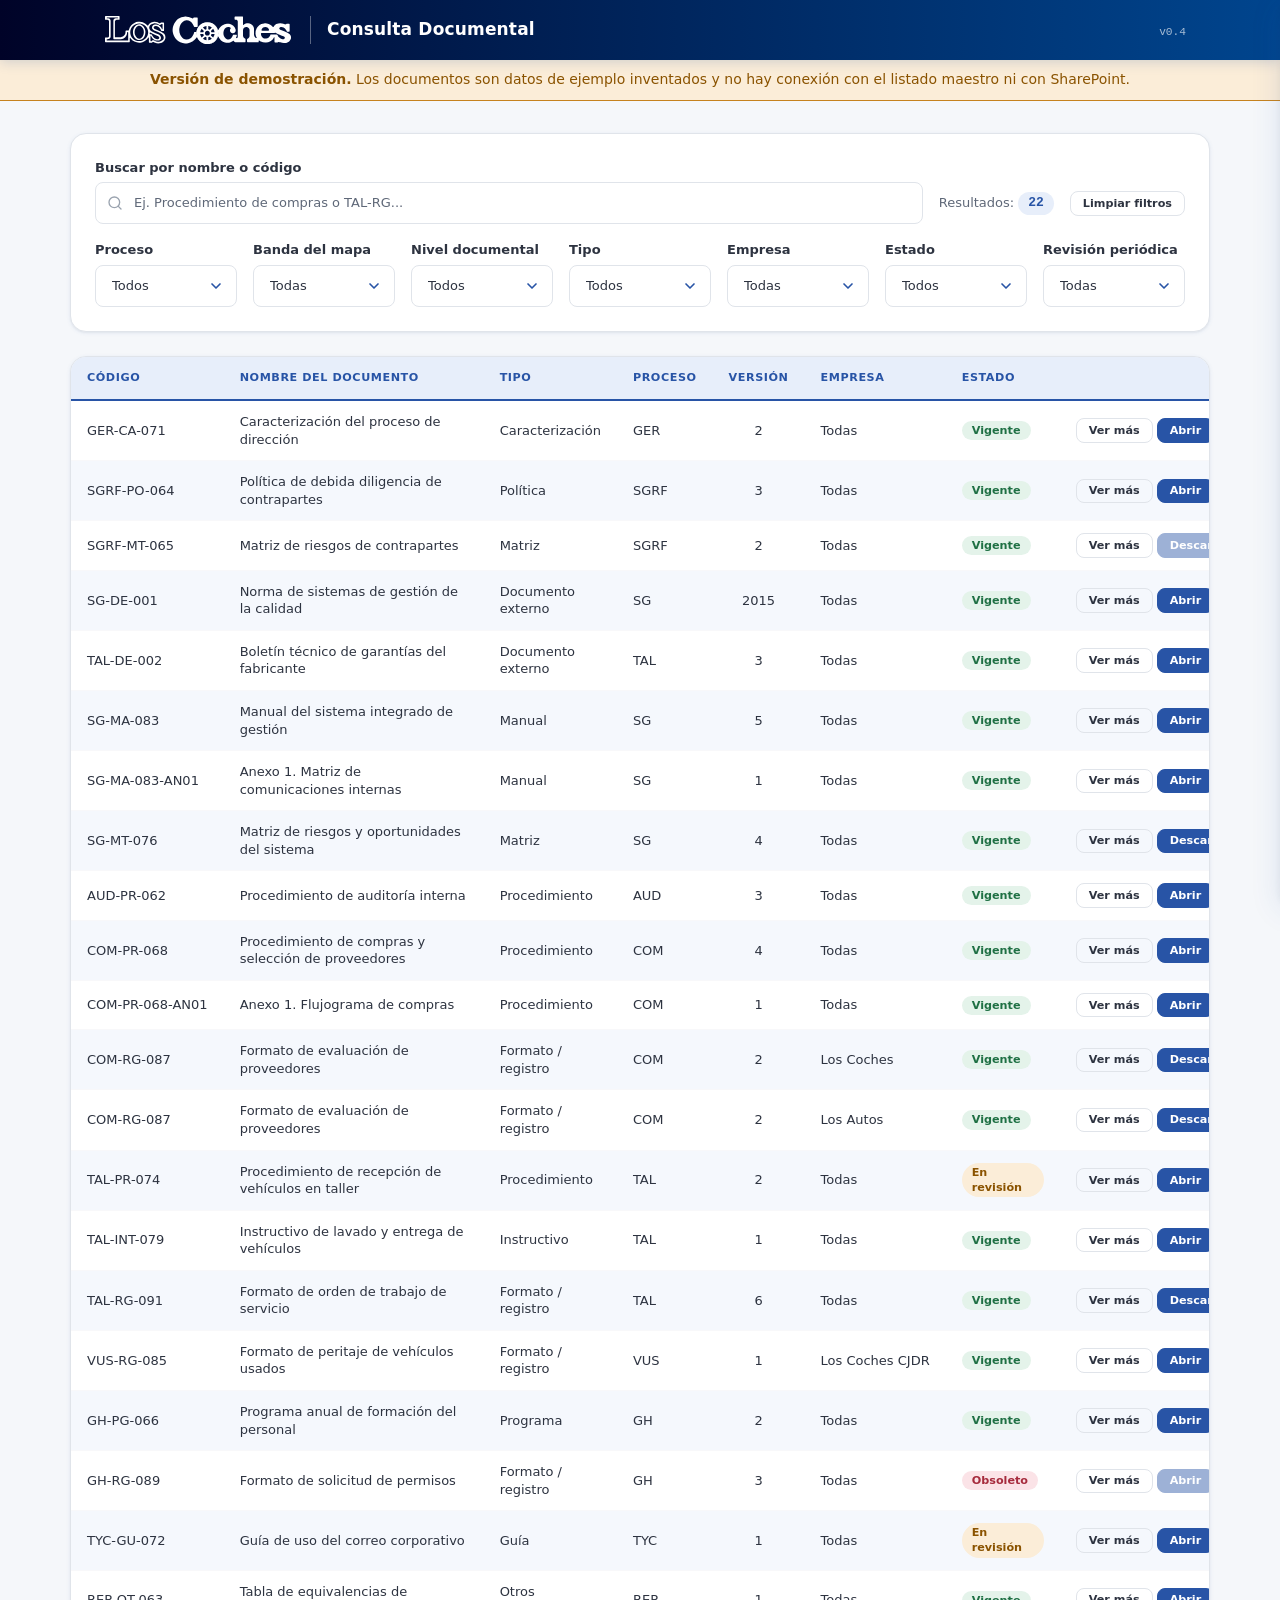
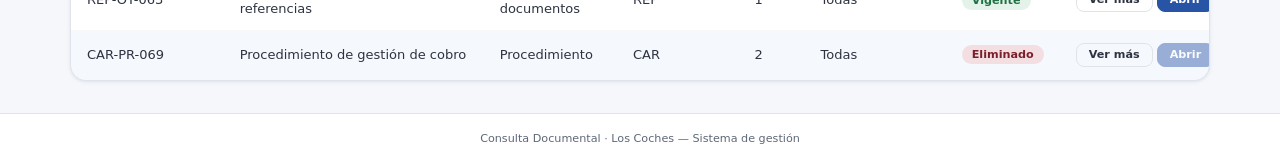
<file: index.html>
<!DOCTYPE html>
<html lang="es">
<head>
  <meta charset="UTF-8" />
  <meta name="viewport" content="width=device-width, initial-scale=1.0" />
  <meta name="description" content="Consulta Documental — Búsqueda de documentos por nombre, código y filtros del listado maestro" />
  <title>Consulta Documental</title>
  <link rel="icon" type="image/svg+xml" href="img/favicon.svg" />
  <link rel="stylesheet" href="styles.css" />
</head>
<body>

  <!-- ============================================================
       LOADER GLOBAL
  ============================================================ -->
  <div id="loader-global" class="loader-global" aria-hidden="true" role="status">
    <div class="loader-global__contenido">
      <div class="loader-global__spinner" aria-hidden="true"></div>
      <p id="loader-text" class="loader-global__texto">Cargando...</p>
    </div>
  </div>

  <!-- ============================================================
       ZONA DE TOASTS / NOTIFICACIONES
  ============================================================ -->
  <div
    id="contenedor-mensajes"
    class="contenedor-mensajes"
    aria-live="polite"
    aria-atomic="false"
    role="region"
    aria-label="Notificaciones del sistema"
  ></div>

  <!-- ============================================================
       ENCABEZADO
  ============================================================ -->
  <header class="encabezado" role="banner">
    <div class="encabezado__contenedor">
      <div class="encabezado__identidad">
        <!-- Versión en negativo sobre fondo oscuro (manual de marca, láminas 20-21).
             El SVG ya incluye el área de protección de ½x: nada se coloca dentro de su caja. -->
        <img
          class="encabezado__logo"
          src="img/loscoches_logo_horizontal_negativo.svg"
          alt="Los Coches"
          width="208"
          height="51"
        />
        <h1 class="encabezado__titulo-sistema">Consulta Documental</h1>
      </div>
      <div class="encabezado__meta">
        <span class="encabezado__version">v0.4</span>
      </div>
    </div>
  </header>

  <!-- ============================================================
       CONTENIDO PRINCIPAL
  ============================================================ -->
  <main class="contenido-principal" role="main">
    <div class="contenido-principal__contenedor">

      <!-- ==========================================================
           BARRA DE BÚSQUEDA Y FILTRO
      ========================================================== -->
      <section
        id="seccion-busqueda"
        class="seccion seccion--busqueda"
        role="region"
        aria-label="Búsqueda y filtro de documentos"
      >
        <div class="barra-busqueda">

          <div class="barra-busqueda__fila">
            <div class="campo campo--busqueda">
              <label for="input-busqueda" class="campo__label">Buscar por nombre o código</label>
              <div class="campo__input-wrapper">
                <svg class="campo__icono-busqueda" aria-hidden="true" viewBox="0 0 24 24" fill="none" stroke="currentColor" stroke-width="2" stroke-linecap="round" stroke-linejoin="round">
                  <circle cx="11" cy="11" r="8"></circle>
                  <line x1="21" y1="21" x2="16.65" y2="16.65"></line>
                </svg>
                <input
                  id="input-busqueda"
                  type="search"
                  class="campo__input campo__input--busqueda"
                  placeholder="Ej. Procedimiento de compras o TAL-RG..."
                  autocomplete="off"
                  aria-controls="tbody-documentos"
                />
              </div>
            </div>

            <div class="barra-busqueda__acciones">
              <div class="barra-busqueda__contador" aria-live="polite" aria-atomic="true">
                <span class="barra-busqueda__contador-etiqueta">Resultados:</span>
                <span id="contador-resultados" class="barra-busqueda__contador-valor" aria-label="Total de documentos encontrados">0</span>
              </div>
              <button id="btn-limpiar-filtros" class="btn btn--secundario btn--sm" type="button">
                Limpiar filtros
              </button>
            </div>
          </div>

          <!-- Filtros: las opciones se llenan desde catalog.js (main.js) -->
          <div class="filtros" role="group" aria-label="Filtros de documentos">
            <div class="campo">
              <label for="select-proceso" class="campo__label">Proceso</label>
              <select id="select-proceso" class="campo__input campo__input--select" data-param="proceso"></select>
            </div>
            <div class="campo">
              <label for="select-banda" class="campo__label">Banda del mapa</label>
              <select id="select-banda" class="campo__input campo__input--select" data-param="banda"></select>
            </div>
            <div class="campo">
              <label for="select-nivel" class="campo__label">Nivel documental</label>
              <select id="select-nivel" class="campo__input campo__input--select" data-param="nivel"></select>
            </div>
            <div class="campo">
              <label for="select-tipo" class="campo__label">Tipo</label>
              <select id="select-tipo" class="campo__input campo__input--select" data-param="tipo"></select>
            </div>
            <div class="campo">
              <label for="select-empresa" class="campo__label">Empresa</label>
              <select id="select-empresa" class="campo__input campo__input--select" data-param="empresa"></select>
            </div>
            <div class="campo">
              <label for="select-estado" class="campo__label">Estado</label>
              <select id="select-estado" class="campo__input campo__input--select" data-param="estado"></select>
            </div>
            <div class="campo">
              <label for="select-revision" class="campo__label">Revisión periódica</label>
              <select id="select-revision" class="campo__input campo__input--select" data-param="revision"></select>
            </div>
          </div>

        </div>
      </section>

      <!-- ==========================================================
           TABLA DE RESULTADOS
      ========================================================== -->
      <section id="seccion-tabla" class="seccion seccion--tabla" role="region" aria-labelledby="titulo-tabla">
        <h2 id="titulo-tabla" class="sr-only">Resultados de la búsqueda</h2>
        <p class="tabla__pista-scroll" aria-hidden="true">Desliza para ver más columnas →</p>

        <div class="tabla-wrapper" role="region" aria-label="Documentos encontrados" tabindex="0">
          <table id="tabla-documentos" class="tabla" aria-describedby="titulo-tabla">

            <thead class="tabla__cabecera">
              <tr>
                <th class="tabla__th tabla__th--codigo" scope="col">Código</th>
                <th class="tabla__th tabla__th--nombre" scope="col">Nombre del documento</th>
                <th class="tabla__th tabla__th--tipo" scope="col">Tipo</th>
                <th class="tabla__th tabla__th--proceso" scope="col">Proceso</th>
                <th class="tabla__th tabla__th--version" scope="col">Versión</th>
                <th class="tabla__th tabla__th--empresa" scope="col">Empresa</th>
                <th class="tabla__th tabla__th--estado" scope="col">Estado</th>
                <th class="tabla__th tabla__th--acciones" scope="col">
                  <span class="sr-only">Acciones</span>
                </th>
              </tr>
            </thead>

            <tbody id="tbody-documentos" class="tabla__cuerpo">

              <!-- Estado: cargando -->
              <tr id="fila-cargando" class="tabla__fila-estado tabla__fila-estado--oculta">
                <td colspan="8" class="tabla__celda-estado">
                  <div class="estado-tabla">
                    <div class="skeleton-loader" aria-label="Cargando documentos...">
                      <div class="skeleton-loader__linea"></div>
                      <div class="skeleton-loader__linea skeleton-loader__linea--corta"></div>
                      <div class="skeleton-loader__linea"></div>
                    </div>
                  </div>
                </td>
              </tr>

              <!-- Estado: sin datos (error de carga) -->
              <tr id="fila-sin-datos" class="tabla__fila-estado tabla__fila-estado--oculta">
                <td colspan="8" class="tabla__celda-estado">
                  <div class="estado-tabla">
                    <svg class="estado-tabla__icono" aria-hidden="true" viewBox="0 0 24 24" fill="none" stroke="currentColor" stroke-width="1.5">
                      <path stroke-linecap="round" stroke-linejoin="round" d="M9 12h6m-6 4h6m2 5H7a2 2 0 01-2-2V5a2 2 0 012-2h5.586a1 1 0 01.707.293l5.414 5.414a1 1 0 01.293.707V19a2 2 0 01-2 2z" />
                    </svg>
                    <p class="estado-tabla__mensaje">No se pudieron cargar los documentos. Intenta nuevamente más tarde.</p>
                  </div>
                </td>
              </tr>

              <!-- Estado: sin resultados de búsqueda/filtro -->
              <tr id="fila-sin-resultados" class="tabla__fila-estado tabla__fila-estado--oculta">
                <td colspan="8" class="tabla__celda-estado">
                  <div class="estado-tabla">
                    <svg class="estado-tabla__icono" aria-hidden="true" viewBox="0 0 24 24" fill="none" stroke="currentColor" stroke-width="1.5">
                      <path stroke-linecap="round" stroke-linejoin="round" d="M21 21l-6-6m2-5a7 7 0 11-14 0 7 7 0 0114 0z" />
                    </svg>
                    <p class="estado-tabla__mensaje">No se encontraron documentos con ese criterio de búsqueda.</p>
                  </div>
                </td>
              </tr>

            </tbody>
          </table>
        </div>
      </section>

    </div>
  </main>

  <!-- ============================================================
       PIE DE PÁGINA
  ============================================================ -->
  <footer class="pie-pagina" role="contentinfo">
    <div class="pie-pagina__contenedor">
      <p class="pie-pagina__texto">Consulta Documental · Los Coches — Sistema de gestión</p>
    </div>
  </footer>

  <!-- ============================================================
       PANEL DE DETALLE — OVERLAY + ASIDE DESLIZANTE
  ============================================================ -->
  <div id="detalle-overlay" class="detalle-overlay" aria-hidden="true"></div>

  <aside
    id="panel-detalle"
    class="panel-detalle"
    aria-hidden="true"
    aria-labelledby="panel-detalle-titulo"
    role="dialog"
    aria-modal="true"
  >
    <header class="panel-detalle__header">
      <div class="panel-detalle__encabezado-texto">
        <h2 id="panel-detalle-titulo" class="panel-detalle__titulo"></h2>
        <p id="panel-detalle-codigo" class="panel-detalle__codigo"></p>
      </div>
      <button id="btn-cerrar-panel" class="panel-detalle__btn-cerrar" type="button" aria-label="Cerrar panel de detalle">
        <span aria-hidden="true">&times;</span>
      </button>
    </header>

    <!-- Cuerpo del panel: secciones generadas por main.js (_renderDetailBody) -->
    <div id="panel-detalle-cuerpo" class="panel-detalle__cuerpo"></div>

    <footer class="panel-detalle__footer">
      <p id="panel-detalle-aviso" class="panel-detalle__aviso" hidden></p>
      <button id="btn-abrir-panel" class="btn btn--primario" type="button" data-action="open">
        Abrir
      </button>
    </footer>
  </aside>

  <!-- Orden obligatorio: configuración → catálogos → utilidades → datos demo → aplicación -->
  <script src="config.js"></script>
  <script src="catalog.js"></script>
  <script src="utils.js"></script>
  <script src="demo-data.js"></script>
  <script src="main.js"></script>

</body>
</html>
</file>
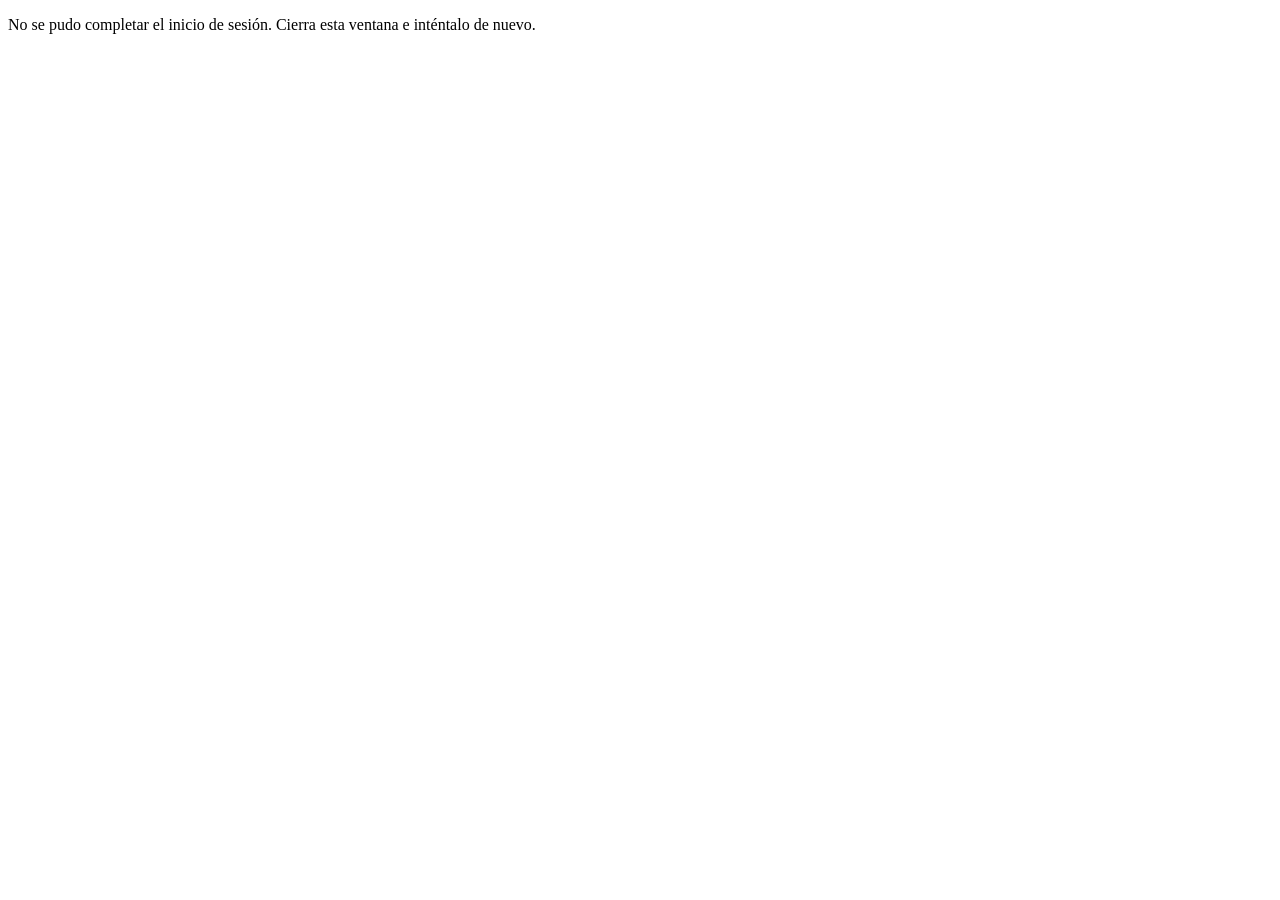
<file: auth-redirect.html>
<!DOCTYPE html>
<html lang="es">
<head>
  <meta charset="UTF-8" />
  <!-- Página puente de MSAL v5 (Fase 13): recibe la respuesta de Microsoft Entra ID en la ventana
       emergente y la devuelve a cargue.html. Debe servirse desde el mismo origen, sin encabezados COOP
       y sin caché (la URL trae el código de autorización): ver docs/03_TRD.md. -->
  <meta http-equiv="Cache-Control" content="no-store" />
  <meta name="robots" content="noindex" />
  <title>Iniciando sesión</title>
</head>
<body>
  <p>Procesando el inicio de sesión…</p>
  <script src="vendor/msal/msal-redirect-bridge-5.23.0.min.js"></script>
  <script>
    // Envía la respuesta a la ventana principal (BroadcastChannel) y cierra la emergente
    msalRedirectBridge.broadcastResponseToMainFrame().catch(function (error) {
      console.error('[Cargue · auth-redirect]', error);
      document.querySelector('p').textContent = 'No se pudo completar el inicio de sesión. Cierra esta ventana e inténtalo de nuevo.';
    });
  </script>
</body>
</html>
</file>
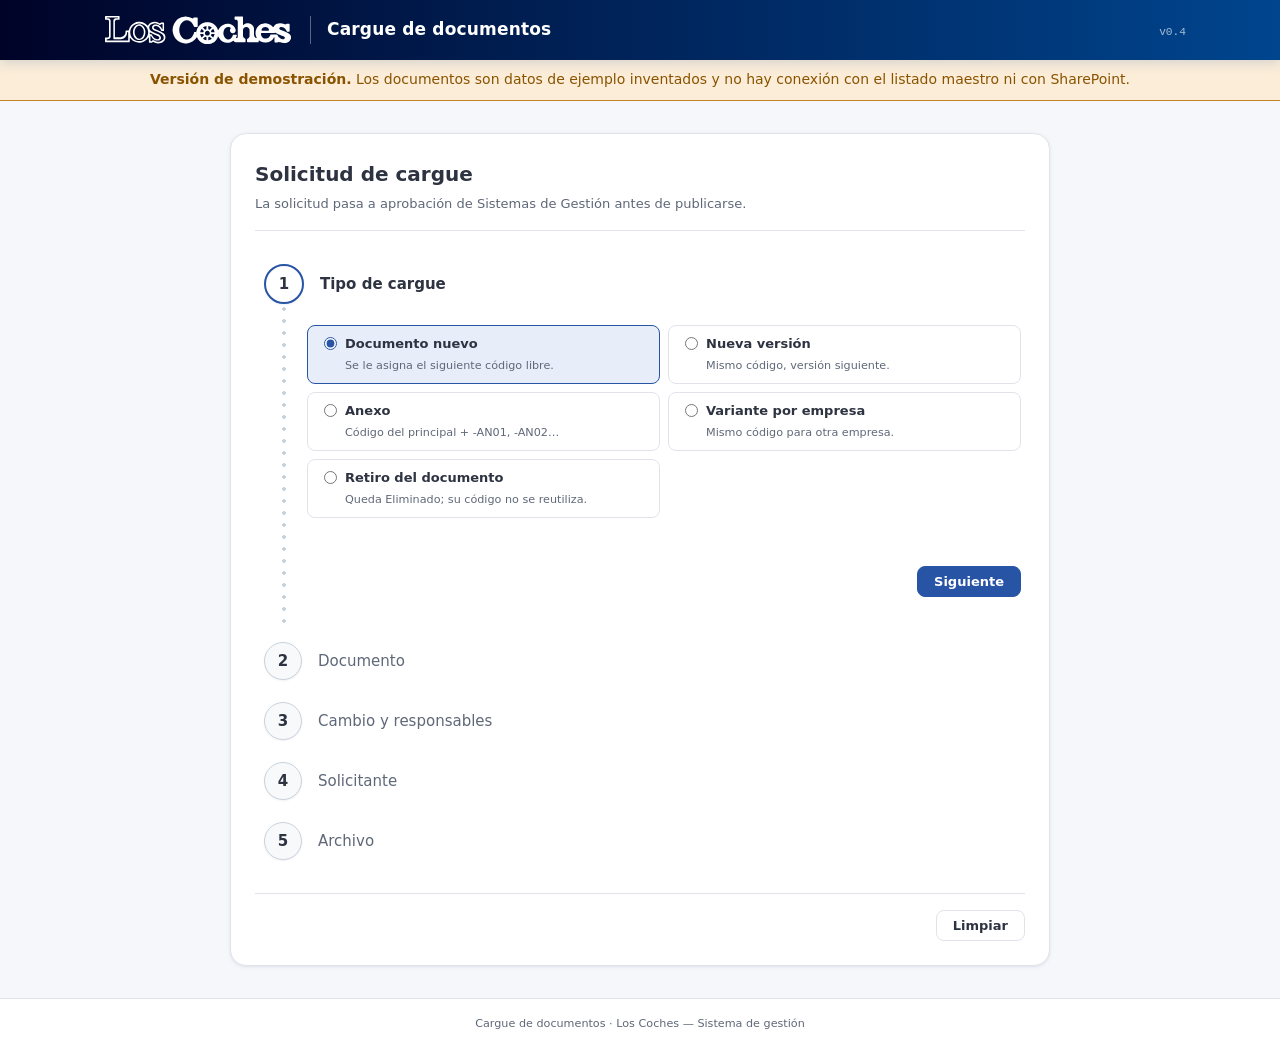
<file: cargue.html>
<!DOCTYPE html>
<html lang="es">
<head>
  <meta charset="UTF-8" />
  <meta name="viewport" content="width=device-width, initial-scale=1.0" />
  <meta name="description" content="Cargue de documentos — Solicitud de documento nuevo, nueva versión, anexo o variante" />
  <title>Cargue de documentos</title>
  <link rel="icon" type="image/svg+xml" href="img/favicon.svg" />
  <!-- Design_System_Core (copia adaptada, ver docs/00_README.md): tokens base, estilo y stepper -->
  <link rel="stylesheet" href="ds/tokens/primitive.css" />
  <link rel="stylesheet" href="ds/tokens/semantic.css" />
  <link rel="stylesheet" href="ds/tokens/accessibility.css" />
  <link rel="stylesheet" href="ds/styles/loscoches.css" />
  <link rel="stylesheet" href="ds/components/stepper/stepper.tokens.css" />
  <link rel="stylesheet" href="styles.css" />
</head>
<body>

  <!-- ============================================================
       LOADER GLOBAL
  ============================================================ -->
  <div id="loader-global" class="loader-global" aria-hidden="true" role="status">
    <div class="loader-global__contenido">
      <div class="loader-global__spinner" aria-hidden="true"></div>
      <p id="loader-text" class="loader-global__texto">Cargando...</p>
    </div>
  </div>

  <!-- ============================================================
       ZONA DE TOASTS / NOTIFICACIONES
  ============================================================ -->
  <div
    id="contenedor-mensajes"
    class="contenedor-mensajes"
    aria-live="polite"
    aria-atomic="false"
    role="region"
    aria-label="Notificaciones del sistema"
  ></div>

  <!-- ============================================================
       ENCABEZADO
  ============================================================ -->
  <header class="encabezado" role="banner">
    <div class="encabezado__contenedor">
      <div class="encabezado__identidad">
        <!-- Versión en negativo sobre fondo oscuro (manual de marca, láminas 20-21).
             El SVG ya incluye el área de protección de ½x: nada se coloca dentro de su caja. -->
        <img
          class="encabezado__logo"
          src="img/loscoches_logo_horizontal_negativo.svg"
          alt="Los Coches"
          width="208"
          height="51"
        />
        <h1 class="encabezado__titulo-sistema">Cargue de documentos</h1>
      </div>
      <div class="encabezado__meta">
        <span class="encabezado__version">v0.4</span>
      </div>
    </div>
  </header>

  <!-- ============================================================
       CONTENIDO PRINCIPAL — página independiente de la consulta (upload.js)
  ============================================================ -->
  <main class="contenido-principal" role="main">
    <div class="contenido-principal__contenedor contenido-principal__contenedor--angosto">
      <section class="seccion tarjeta-cargue" aria-labelledby="cargue-titulo">
        <header class="tarjeta-cargue__encabezado">
          <h2 id="cargue-titulo" class="tarjeta-cargue__titulo">Solicitud de cargue</h2>
          <p class="tarjeta-cargue__subtitulo">La solicitud pasa a aprobación de Sistemas de Gestión antes de publicarse.</p>
        </header>

        <form id="form-cargue" class="form-cargue" novalidate>
          <!-- Pasos fijos (el stepper no admite agregar o quitar pasos): dentro de cada uno, las secciones
               se muestran u ocultan según el tipo de solicitud (upload.js) -->
          <ds-stepper id="cargue-pasos" class="form-cargue__pasos">
          <ds-step label="Tipo de cargue">
          <fieldset class="panel-detalle__seccion form-cargue__grupo">
            <legend class="sr-only">Tipo de cargue</legend>
            <div class="opciones-cargue">
              <label class="opcion-cargue">
                <input type="radio" name="requestType" value="NEW" checked />
                <span class="opcion-cargue__texto">
                  <span class="opcion-cargue__titulo">Documento nuevo</span>
                  <span class="opcion-cargue__ayuda">Se le asigna el siguiente código libre.</span>
                </span>
              </label>
              <label class="opcion-cargue">
                <input type="radio" name="requestType" value="NEW_VERSION" />
                <span class="opcion-cargue__texto">
                  <span class="opcion-cargue__titulo">Nueva versión</span>
                  <span class="opcion-cargue__ayuda">Mismo código, versión siguiente.</span>
                </span>
              </label>
              <label class="opcion-cargue">
                <input type="radio" name="requestType" value="ANNEX" />
                <span class="opcion-cargue__texto">
                  <span class="opcion-cargue__titulo">Anexo</span>
                  <span class="opcion-cargue__ayuda">Código del principal + -AN01, -AN02…</span>
                </span>
              </label>
              <label class="opcion-cargue">
                <input type="radio" name="requestType" value="VARIANT" />
                <span class="opcion-cargue__texto">
                  <span class="opcion-cargue__titulo">Variante por empresa</span>
                  <span class="opcion-cargue__ayuda">Mismo código para otra empresa.</span>
                </span>
              </label>
              <label class="opcion-cargue">
                <input type="radio" name="requestType" value="RETIRE" />
                <span class="opcion-cargue__texto">
                  <span class="opcion-cargue__titulo">Retiro del documento</span>
                  <span class="opcion-cargue__ayuda">Queda Eliminado; su código no se reutiliza.</span>
                </span>
              </label>
            </div>
          </fieldset>
            <div class="form-cargue__paso-acciones">
              <button class="btn btn--primario" type="button" data-step-next>Siguiente</button>
            </div>
          </ds-step>

          <ds-step id="cargue-paso-documento" label="Documento">
          <fieldset id="cargue-seccion-existente" class="panel-detalle__seccion form-cargue__grupo" hidden>
            <legend id="cargue-leyenda-existente" class="panel-detalle__seccion-titulo">Documento existente</legend>
            <div class="campo">
              <label for="cargue-documento" class="campo__label">Buscar por código o nombre</label>
              <input id="cargue-documento" type="text" class="campo__input" list="cargue-documentos-lista" autocomplete="off" placeholder="Ej. COM-PR-068" />
              <p id="cargue-documento-error" class="campo__error" hidden></p>
            </div>
            <datalist id="cargue-documentos-lista"></datalist>
            <div id="cargue-resumen" class="cargue-resumen" hidden></div>
            <p id="cargue-aviso-existente" class="form-cargue__nota form-cargue__nota--aviso" hidden></p>
          </fieldset>

          <fieldset id="cargue-seccion-documento" class="panel-detalle__seccion form-cargue__grupo">
            <legend class="panel-detalle__seccion-titulo">Datos del documento</legend>
            <div class="form-cargue__fila">
            <div class="campo">
              <label for="cargue-proceso" class="campo__label">Proceso</label>
              <select id="cargue-proceso" class="campo__input campo__input--select"></select>
              <p id="cargue-proceso-error" class="campo__error" hidden></p>
            </div>
            <div class="campo">
              <label for="cargue-tipo" class="campo__label">Tipo de documento</label>
              <select id="cargue-tipo" class="campo__input campo__input--select"></select>
              <p id="cargue-tipo-error" class="campo__error" hidden></p>
            </div>
            </div>
            <div class="campo">
              <label for="cargue-nombre" class="campo__label">Nombre del documento</label>
              <input id="cargue-nombre" type="text" class="campo__input" maxlength="200" />
              <p id="cargue-nombre-error" class="campo__error" hidden></p>
            </div>
            <div class="campo">
              <label for="cargue-empresa" class="campo__label">Empresa</label>
              <select id="cargue-empresa" class="campo__input campo__input--select"></select>
              <p id="cargue-empresa-error" class="campo__error" hidden></p>
            </div>
            <div class="campo">
              <label for="cargue-clasificacion" class="campo__label">Clasificación</label>
              <select id="cargue-clasificacion" class="campo__input campo__input--select" aria-describedby="cargue-clasificacion-ayuda">
                <option value="INTERNA">Interna — cualquier colaborador puede abrirlo</option>
                <option value="RESERVADA">Reservada — datos personales, Sagrilaf u otra información restringida</option>
              </select>
              <p id="cargue-clasificacion-ayuda" class="campo__ayuda">Un documento reservado se ve en la consulta, pero su archivo se pide a Sistemas de Gestión.</p>
              <p id="cargue-clasificacion-error" class="campo__error" hidden></p>
            </div>
            <div id="cargue-campo-emisor" class="campo" hidden>
              <label for="cargue-emisor" class="campo__label">Emisor del documento externo</label>
              <input id="cargue-emisor" type="text" class="campo__input" maxlength="160" placeholder="Ej. organismo de normalización, ministerio o fabricante" />
              <p id="cargue-emisor-error" class="campo__error" hidden></p>
            </div>
            <p id="cargue-codigo-previo" class="form-cargue__nota" aria-live="polite"></p>
          </fieldset>

          <fieldset id="cargue-seccion-retencion" class="panel-detalle__seccion form-cargue__grupo" hidden>
            <legend class="panel-detalle__seccion-titulo">Retención (obligatoria para formatos)</legend>
            <div class="form-cargue__fila">
            <div class="campo">
              <label for="cargue-ret-gestion" class="campo__label">Años en archivo de gestión</label>
              <input id="cargue-ret-gestion" type="number" class="campo__input" min="0" max="100" step="1" inputmode="numeric" />
              <p id="cargue-ret-gestion-error" class="campo__error" hidden></p>
            </div>
            <div class="campo">
              <label for="cargue-ret-central" class="campo__label">Años en archivo central</label>
              <input id="cargue-ret-central" type="number" class="campo__input" min="0" max="100" step="1" inputmode="numeric" />
              <p id="cargue-ret-central-error" class="campo__error" hidden></p>
            </div>
            </div>
            <div class="campo">
              <label for="cargue-disposicion" class="campo__label">Disposición final</label>
              <select id="cargue-disposicion" class="campo__input campo__input--select"></select>
              <p id="cargue-disposicion-error" class="campo__error" hidden></p>
            </div>
            <div class="campo">
              <label for="cargue-fundamento" class="campo__label">Fundamento de la retención (opcional)</label>
              <input id="cargue-fundamento" type="text" class="campo__input" maxlength="200" />
              <p id="cargue-fundamento-error" class="campo__error" hidden></p>
            </div>
          </fieldset>
            <div class="form-cargue__paso-acciones">
              <button class="btn btn--primario" type="button" data-step-next>Siguiente</button>
            </div>
          </ds-step>

          <ds-step id="cargue-paso-cambio" label="Cambio y responsables">
          <fieldset class="panel-detalle__seccion form-cargue__grupo">
            <legend id="cargue-leyenda-cambio" class="sr-only">Cambio y responsables</legend>
            <div class="campo">
              <label id="cargue-descripcion-etiqueta" for="cargue-descripcion" class="campo__label">Motivo de creación</label>
              <textarea id="cargue-descripcion" class="campo__input campo__input--area" rows="3"></textarea>
              <p id="cargue-descripcion-error" class="campo__error" hidden></p>
            </div>
            <div id="cargue-fila-cargos" class="form-cargue__fila">
            <div class="campo">
              <label for="cargue-elabora" class="campo__label">Cargo que elabora</label>
              <input id="cargue-elabora" type="text" class="campo__input" maxlength="120" />
              <p id="cargue-elabora-error" class="campo__error" hidden></p>
            </div>
            <div class="campo">
              <label for="cargue-aprueba" class="campo__label">Cargo que aprueba</label>
              <input id="cargue-aprueba" type="text" class="campo__input" maxlength="120" />
              <p id="cargue-aprueba-error" class="campo__error" hidden></p>
            </div>
            </div>
            <div id="cargue-campo-aprobador" class="campo">
              <label for="cargue-aprobador" class="campo__label">Correo de quien aprueba el contenido</label>
              <input id="cargue-aprobador" type="email" class="campo__input" autocomplete="off" maxlength="160" aria-describedby="cargue-aprobador-ayuda" />
              <p id="cargue-aprobador-ayuda" class="campo__ayuda">Recibe primero la solicitud y la aprueba en Power Automate; después decide Sistemas de Gestión. Su aprobación queda como evidencia.</p>
              <p id="cargue-aprobador-error" class="campo__error" hidden></p>
            </div>
            <div class="campo">
              <label for="cargue-observaciones" class="campo__label">Notas para Sistemas de Gestión (opcional; no se publican en el listado)</label>
              <textarea id="cargue-observaciones" class="campo__input campo__input--area" rows="2"></textarea>
              <p id="cargue-observaciones-error" class="campo__error" hidden></p>
            </div>
          </fieldset>
            <div class="form-cargue__paso-acciones">
              <button class="btn btn--primario" type="button" data-step-next>Siguiente</button>
            </div>
          </ds-step>

          <ds-step label="Solicitante">
          <fieldset class="panel-detalle__seccion form-cargue__grupo">
            <legend class="sr-only">Solicitante</legend>
            <!-- El solicitante sale de la cuenta de la empresa (auth.js), no se escribe -->
            <div id="cargue-sesion-fuera" class="cargue-sesion">
              <p class="form-cargue__nota">Inicia sesión con tu cuenta de la empresa: así queda registrado quién hace la solicitud y te llega la respuesta.</p>
              <button id="cargue-sesion" class="btn btn--primario" type="button">Iniciar sesión</button>
              <p id="cargue-sesion-error" class="campo__error" hidden></p>
            </div>
            <div id="cargue-sesion-dentro" class="cargue-resumen" hidden>
              <p class="cargue-resumen__titulo">Solicitante: <span id="cargue-usuario-nombre"></span></p>
              <p class="cargue-resumen__meta"><span id="cargue-usuario-correo"></span> ·
                <button id="cargue-cerrar-sesion" class="panel-detalle__enlace" type="button">Usar otra cuenta</button></p>
              <p id="cargue-cerrar-sesion-error" class="campo__error" hidden></p>
            </div>
            <div class="cargue-privacidad">
              <p id="cargue-privacidad-texto" class="form-cargue__nota"><strong>Aviso de privacidad.</strong> Tu nombre y tu correo de la empresa se
                usan solo para tramitar esta solicitud, avisarte su resultado y dejar evidencia de quién la hizo, según la política de
                tratamiento de datos personales de la empresa (Ley 1581 de 2012). Puedes conocer, actualizar o corregir tus datos ante el
                responsable de su tratamiento.</p>
              <label class="cargue-privacidad__check">
                <input id="cargue-privacidad" type="checkbox" aria-describedby="cargue-privacidad-texto" />
                <span>Leí el aviso de privacidad</span>
              </label>
              <p id="cargue-privacidad-error" class="campo__error" hidden></p>
            </div>
          </fieldset>
            <div class="form-cargue__paso-acciones">
              <button class="btn btn--primario" type="button" data-step-next>Siguiente</button>
            </div>
          </ds-step>

          <ds-step id="cargue-paso-archivo" label="Archivo">
          <fieldset id="cargue-seccion-archivo" class="panel-detalle__seccion form-cargue__grupo">
            <legend class="sr-only">Archivo</legend>
            <div class="campo">
              <label for="cargue-archivo" class="campo__label">Archivo del documento</label>
              <input id="cargue-archivo" type="file" class="campo__input campo__input--archivo" aria-describedby="cargue-archivo-ayuda" />
              <p id="cargue-archivo-ayuda" class="campo__ayuda"> </p>
              <p id="cargue-archivo-error" class="campo__error" hidden></p>
            </div>
          </fieldset>
          <p id="cargue-nota-retiro" class="form-cargue__nota" hidden>El retiro no lleva archivo. Revisa los pasos anteriores y envía la solicitud.</p>
          </ds-step>
          </ds-stepper>
        </form>

        <div id="cargue-resultado" class="form-cargue" hidden>
          <section class="panel-detalle__seccion">
            <h3 class="panel-detalle__seccion-titulo" tabindex="-1">Solicitud enviada</h3>
            <p id="cargue-resultado-texto" class="panel-detalle__valor"></p>
            <dl id="cargue-resultado-resumen" class="cargue-resultado__resumen"></dl>
          </section>
        </div>

        <div class="tarjeta-cargue__acciones">
          <button id="btn-cancelar-cargue" class="btn btn--secundario" type="button">Limpiar</button>
          <button id="btn-otro-cargue" class="btn btn--secundario" type="button" hidden>Cargar otro</button>
          <button id="btn-enviar-cargue" class="btn btn--primario" type="submit" form="form-cargue">Enviar solicitud</button>
        </div>
      </section>
    </div>
  </main>

  <!-- ============================================================
       PIE DE PÁGINA
  ============================================================ -->
  <footer class="pie-pagina" role="contentinfo">
    <div class="pie-pagina__contenedor">
      <p class="pie-pagina__texto">Cargue de documentos · Los Coches — Sistema de gestión</p>
    </div>
  </footer>

  <!-- Orden obligatorio: configuración → configuración del cargue → catálogos → utilidades → datos demo → stepper → MSAL → sesión → cargue -->
  <script src="config.js"></script>
  <script src="config-cargue.js"></script>
  <script src="catalog.js"></script>
  <script src="utils.js"></script>
  <script src="demo-data.js"></script>
  <script src="ds/components/stepper/stepper.core.js"></script>
  <script src="vendor/msal/msal-browser-5.23.0.min.js"></script>
  <script src="auth.js"></script>
  <script src="upload.js"></script>

</body>
</html>
</file>
<file: styles.css>
/* ================================================================
   CONSULTA DOCUMENTAL
   styles.css · Fase 1 · 2026
   Arquitectura: Variables → Reset → Base → Layout →
                 Componentes → Estados → Responsive
================================================================ */


/* ================================================================
   1. VARIABLES CSS (DESIGN TOKENS)
================================================================ */
:root {

  /* --- Paleta --- */
  --color-primario:        #2854A6;
  --color-primario-hover:  #1B3A73;
  --color-primario-light:  #E7EEFA;
  --color-secundario:      #2D3340;
  --color-acento:          #3D6FC4;

  /* --- Gradiente de encabezado --- */
  --gradiente-encabezado: linear-gradient(90deg, #000328 0%, #00458E 100%);

  /* --- Línea divisoria de filas de tabla --- */
  --color-borde-tabla: #F8F8FA;

  /* --- Superficies y fondos --- */
  --color-fondo-app:      #F5F7FA;
  --color-superficie:     #FFFFFF;
  --color-superficie-alt: #F8F9FB;
  --color-borde:          #E0E4EA;
  --color-borde-focus:    #2854A6;

  /* --- Estados semánticos --- */
  --color-exito:           #2E8B57;
  --color-exito-bg:        #E4F3EA;
  --color-error:           #C4374A;
  --color-error-bg:        #FBE3E7;
  --color-advertencia:     #C6821E;
  --color-advertencia-bg:  #FBEDD8;
  --color-info:            #1565C0;
  --color-info-bg:         #E3F2FD;
  --color-eliminado:       #7A1F2B;

  /* --- Texto sobre fondos claros (contraste >= 4.5:1, WCAG AA; Fase 9) --- */
  --color-texto-suave:      #5F6878;
  --color-exito-texto:      #1F7044;
  --color-error-texto:      #A62B3D;
  --color-advertencia-texto: #8A5300;
  --color-eliminado-bg:    #F3DEE1;

  /* --- Tipografía --- */
  --fuente-principal: 'Segoe UI', system-ui, -apple-system, BlinkMacSystemFont, sans-serif;
  --fuente-mono:      'Consolas', 'Courier New', monospace;

  --tamaño-xs:   0.70rem;
  --tamaño-sm:   0.813rem;
  --tamaño-base: 0.9375rem;
  --tamaño-lg:   1.0625rem;
  --tamaño-xl:   1.25rem;

  --peso-regular: 400;
  --peso-medio:   500;
  --peso-semi:    600;
  --peso-bold:    700;

  --altura-linea-ajustada: 1.35;
  --altura-linea-base:     1.6;

  /* --- Espaciado modular --- */
  --espacio-xs:  0.25rem;
  --espacio-sm:  0.5rem;
  --espacio-md:  1rem;
  --espacio-lg:  1.5rem;
  --espacio-xl:  2rem;
  --espacio-2xl: 3rem;

  /* --- Bordes --- */
  --radio-sm: 4px;
  --radio-md: 8px;
  --radio-lg: 12px;
  --radio-xl: 16px;
  --radio-pill: 999px;

  /* --- Sombras --- */
  --sombra-sm: 0 1px 4px rgba(40, 84, 166, 0.08), 0 1px 2px rgba(0, 0, 0, 0.04);
  --sombra-md: 0 4px 12px rgba(40, 84, 166, 0.10), 0 1px 4px rgba(0, 0, 0, 0.05);
  --sombra-lg: 0 8px 28px rgba(40, 84, 166, 0.13), 0 2px 8px rgba(0, 0, 0, 0.06);

  /* --- Transiciones --- */
  --trans-rapida: 120ms ease;
  --trans-normal: 220ms ease;
  --trans-lenta:  380ms ease;

  /* --- Layout --- */
  --ancho-contenedor: 1140px;
  --alto-encabezado:  60px;
}


/* ================================================================
   2. RESET Y BASE
================================================================ */
*, *::before, *::after {
  box-sizing: border-box;
  margin: 0;
  padding: 0;
}

/* El atributo hidden siempre oculta, aunque la clase defina display (Fase 11) */
[hidden] { display: none !important; }

html {
  font-size: 100%;
  scroll-behavior: smooth;
  -webkit-text-size-adjust: 100%;
}

body {
  font-family: var(--fuente-principal);
  font-size: var(--tamaño-base);
  font-weight: var(--peso-regular);
  line-height: var(--altura-linea-base);
  color: var(--color-secundario);
  background-color: var(--color-fondo-app);
  min-height: 100vh;
  display: flex;
  flex-direction: column;
}

img, svg { display: block; }

button, input, select, textarea {
  font: inherit;
  color: inherit;
}

button { cursor: pointer; }

.sr-only {
  position: absolute;
  width: 1px;
  height: 1px;
  padding: 0;
  margin: -1px;
  overflow: hidden;
  clip: rect(0, 0, 0, 0);
  white-space: nowrap;
  border: 0;
}


/* ================================================================
   3. LOADER GLOBAL
================================================================ */
.loader-global {
  position: fixed;
  inset: 0;
  z-index: 9000;
  background: rgba(248, 249, 251, 0.88);
  backdrop-filter: blur(4px);
  -webkit-backdrop-filter: blur(4px);
  display: flex;
  align-items: center;
  justify-content: center;
  opacity: 0;
  visibility: hidden;
  transition: opacity var(--trans-normal), visibility var(--trans-normal);
}

.loader-global.activo { opacity: 1; visibility: visible; }

.loader-global__contenido {
  display: flex;
  flex-direction: column;
  align-items: center;
  gap: var(--espacio-md);
}

.loader-global__spinner {
  width: 40px;
  height: 40px;
  border: 3px solid var(--color-primario-light);
  border-top-color: var(--color-primario);
  border-radius: 50%;
  animation: girar 0.75s linear infinite;
}

.loader-global__texto {
  font-size: var(--tamaño-sm);
  font-weight: var(--peso-medio);
  color: var(--color-primario);
}


/* ================================================================
   4. TOASTS / NOTIFICACIONES
================================================================ */
.contenedor-mensajes {
  position: fixed;
  bottom: var(--espacio-lg);
  left: var(--espacio-lg);
  z-index: 8000;
  display: flex;
  flex-direction: column;
  gap: var(--espacio-sm);
  max-width: 360px;
  width: calc(100vw - var(--espacio-2xl));
}

.toast {
  display: flex;
  align-items: flex-start;
  gap: var(--espacio-sm);
  padding: var(--espacio-md);
  background: var(--color-superficie);
  border-radius: var(--radio-lg);
  box-shadow: var(--sombra-lg);
  border-left: 4px solid transparent;
  animation: toast-entrar var(--trans-lenta) ease both;
  position: relative;
  overflow: hidden;
}

.toast--exito       { border-left-color: var(--color-exito); }
.toast--error       { border-left-color: var(--color-error); }
.toast--advertencia { border-left-color: var(--color-advertencia); }
.toast--info        { border-left-color: var(--color-info); }

.toast__icono { flex-shrink: 0; width: 18px; height: 18px; margin-top: 1px; }
.toast--exito       .toast__icono { color: var(--color-exito); }
.toast--error       .toast__icono { color: var(--color-error); }
.toast--advertencia .toast__icono { color: var(--color-advertencia); }
.toast--info        .toast__icono { color: var(--color-info); }

.toast__cuerpo { flex: 1; }
.toast__titulo {
  font-size: var(--tamaño-sm);
  font-weight: var(--peso-semi);
  margin-bottom: 2px;
}
.toast__texto {
  font-size: var(--tamaño-sm);
  color: #5a6270;
  line-height: var(--altura-linea-ajustada);
}

.toast__cerrar {
  flex-shrink: 0;
  background: none;
  border: none;
  padding: 2px;
  color: var(--color-texto-suave);
  line-height: 1;
  border-radius: var(--radio-sm);
  transition: color var(--trans-rapida), background var(--trans-rapida);
}
.toast__cerrar:hover { color: var(--color-secundario); background: var(--color-fondo-app); }

.toast::after {
  content: '';
  position: absolute;
  bottom: 0;
  left: 0;
  height: 2px;
  background: currentColor;
  opacity: 0.25;
  animation: toast-progreso var(--toast-duration, 4s) linear forwards;
}

.toast.saliendo { animation: toast-salir var(--trans-normal) ease both; }


/* ================================================================
   5. ENCABEZADO
================================================================ */
.encabezado {
  position: sticky;
  top: 0;
  z-index: 500;
  /* Móvil: alto automático (logo y título en dos líneas); desde 600px, alto fijo */
  min-height: var(--alto-encabezado);
  background: var(--gradiente-encabezado);
  box-shadow: 0 2px 12px rgba(40, 84, 166, 0.20);
  flex-shrink: 0;
}

.encabezado__contenedor {
  max-width: var(--ancho-contenedor);
  margin: 0 auto;
  height: 100%;
  padding: var(--espacio-sm) var(--espacio-md);
  display: flex;
  align-items: center;
  justify-content: space-between;
  gap: var(--espacio-md);
}

/* Móvil: logo arriba y título debajo, para no comprimir el logo */
.encabezado__identidad {
  display: flex;
  flex-direction: column;
  align-items: flex-start;
  gap: var(--espacio-xs);
  min-width: 0;
}

/* Logo: ancho fijo de 208px → logotipo visible ≈ 186px (mínimo de pantalla: 180px, lámina 09).
   Sin deformar ni recolorear (lámina 22). */
.encabezado__logo {
  display: block;
  width: 208px;
  height: auto;
  flex-shrink: 0;
}

.encabezado__titulo-sistema {
  font-size: var(--tamaño-lg);
  font-weight: var(--peso-bold);
  color: #FFFFFF;
  letter-spacing: 0.01em;
}

.encabezado__version {
  font-size: var(--tamaño-xs);
  font-weight: var(--peso-medio);
  color: rgba(255, 255, 255, 0.65);
  font-family: var(--fuente-mono);
}


/* ================================================================
   6. LAYOUT — CONTENIDO PRINCIPAL
================================================================ */
.contenido-principal {
  flex: 1;
  padding: var(--espacio-xl) var(--espacio-md);
}

.contenido-principal__contenedor {
  max-width: var(--ancho-contenedor);
  margin: 0 auto;
  display: flex;
  flex-direction: column;
  gap: var(--espacio-lg);
}

.seccion {
  background: var(--color-superficie);
  border: 1px solid var(--color-borde);
  border-radius: var(--radio-xl);
  box-shadow: var(--sombra-sm);
  padding: var(--espacio-lg);
}


/* ================================================================
   7. BARRA DE BÚSQUEDA Y FILTRO
================================================================ */
.barra-busqueda {
  display: flex;
  flex-direction: column;
  gap: var(--espacio-md);
}

.campo {
  display: flex;
  flex-direction: column;
  gap: var(--espacio-xs);
}

.campo__label {
  font-size: var(--tamaño-sm);
  font-weight: var(--peso-semi);
  color: var(--color-secundario);
}

.campo__input {
  width: 100%;
  padding: 0.6rem var(--espacio-md);
  background: var(--color-superficie);
  border: 1.5px solid var(--color-borde);
  border-radius: var(--radio-md);
  font-size: var(--tamaño-sm);
  color: var(--color-secundario);
  transition: border-color var(--trans-rapida), box-shadow var(--trans-rapida), background-color var(--trans-rapida);
}

.campo__input::placeholder { color: var(--color-texto-suave); }

.campo__input:hover  { border-color: var(--color-acento); }
.campo__input:focus  {
  outline: none;
  border-color: var(--color-borde-focus);
  box-shadow: 0 0 0 3px rgba(40, 84, 166, 0.15);
}

.campo__input-wrapper { position: relative; display: flex; align-items: center; }

.campo__icono-busqueda {
  position: absolute;
  left: 0.75rem;
  width: 16px;
  height: 16px;
  color: #9aa3af;
  pointer-events: none;
}

.campo__input--busqueda { padding-left: 2.375rem; }

.campo__select-wrapper { position: relative; display: flex; align-items: center; }

.campo__input--select {
  appearance: none;
  -webkit-appearance: none;
  padding-right: var(--espacio-xl);
  cursor: pointer;
  background-image: url("data:image/svg+xml,%3Csvg xmlns='http://www.w3.org/2000/svg' width='16' height='16' viewBox='0 0 24 24' fill='none' stroke='%232854A6' stroke-width='2.5' stroke-linecap='round' stroke-linejoin='round'%3E%3Cpolyline points='6 9 12 15 18 9'%3E%3C/polyline%3E%3C/svg%3E");
  background-repeat: no-repeat;
  background-position: right 0.75rem center;
  background-size: 16px;
}

.campo__ayuda {
  font-size: var(--tamaño-xs);
  color: var(--color-texto-suave);
}

.barra-busqueda__fila {
  display: flex;
  flex-direction: column;
  gap: var(--espacio-sm);
}

.barra-busqueda__acciones {
  display: flex;
  align-items: center;
  justify-content: space-between;
  gap: var(--espacio-md);
}

/* Filtros: 2 columnas en móvil, 3 en tablet, 4 en escritorio y 7 en pantallas anchas */
.filtros {
  display: grid;
  grid-template-columns: repeat(2, minmax(0, 1fr));
  gap: var(--espacio-sm) var(--espacio-md);
}

.filtros .campo__input--select { text-overflow: ellipsis; }

.barra-busqueda__contador {
  display: flex;
  align-items: center;
  gap: var(--espacio-xs);
  min-height: 2.5rem;
}

.barra-busqueda__contador-etiqueta {
  font-size: var(--tamaño-sm);
  color: var(--color-texto-suave);
  font-weight: var(--peso-medio);
}

.barra-busqueda__contador-valor {
  font-size: var(--tamaño-sm);
  font-weight: var(--peso-bold);
  color: var(--color-primario);
  background: var(--color-primario-light);
  padding: 1px 10px;
  border-radius: var(--radio-pill);
  font-family: var(--fuente-mono);
  min-width: 32px;
  text-align: center;
}


/* ================================================================
   8. TABLA DE RESULTADOS
================================================================ */
.seccion--tabla { padding: 0; overflow: hidden; }

/* Pista de scroll horizontal — solo visible en anchos donde la tabla
   puede desbordar su contenedor (por debajo del breakpoint de escritorio) */
.tabla__pista-scroll {
  display: none;
  padding: var(--espacio-sm) var(--espacio-md) 0;
  font-size: var(--tamaño-xs);
  color: var(--color-texto-suave);
  text-align: right;
}

@media (max-width: 1023px) {
  .tabla__pista-scroll { display: block; }
}

.tabla-wrapper {
  width: 100%;
  overflow-x: auto;
  -webkit-overflow-scrolling: touch;
  scrollbar-width: thin;
  scrollbar-color: var(--color-borde) transparent;
}
.tabla-wrapper::-webkit-scrollbar { height: 5px; }
.tabla-wrapper::-webkit-scrollbar-track { background: transparent; }
.tabla-wrapper::-webkit-scrollbar-thumb { background: var(--color-borde); border-radius: var(--radio-pill); }

.tabla {
  width: 100%;
  min-width: 900px;
  border-collapse: collapse;
  font-size: var(--tamaño-sm);
}

.tabla__cabecera {
  background: var(--color-primario-light);
  border-bottom: 2px solid var(--color-primario);
  position: sticky;
  top: 0;
  z-index: 10;
}

.tabla__th {
  padding: 0.75rem var(--espacio-md);
  text-align: left;
  font-size: var(--tamaño-xs);
  font-weight: var(--peso-semi);
  color: var(--color-primario);
  letter-spacing: 0.05em;
  text-transform: uppercase;
  white-space: nowrap;
}

.tabla__th--codigo  { width: 120px; }
.tabla__th--nombre  { min-width: 260px; }
.tabla__th--tipo    { width: 130px; }
.tabla__th--proceso { width: 170px; }
.tabla__th--version { width: 80px; }
.tabla__th--empresa { width: 140px; }
.tabla__th--estado  { width: 110px; }
.tabla__th--acciones{ width: 200px; }

.tabla__cuerpo .tabla__fila {
  border-bottom: 1px solid var(--color-borde-tabla);
  transition: background-color var(--trans-rapida);
}

.tabla__cuerpo .tabla__fila:nth-child(even) { background-color: rgba(231, 238, 250, 0.4); }
.tabla__cuerpo .tabla__fila:hover { background-color: var(--color-primario-light); }

.tabla__td {
  padding: 0.75rem var(--espacio-md);
  color: var(--color-secundario);
  vertical-align: middle;
  line-height: var(--altura-linea-ajustada);
}

.tabla__td--codigo,
.tabla__td--version,
.tabla__td--empresa { white-space: nowrap; }
.tabla__td--version { text-align: center; }
.tabla__th--version { text-align: center; }

.tabla__acciones {
  display: flex;
  gap: var(--espacio-xs);
  flex-wrap: nowrap;  /* "Ver más" y "Abrir/Descargar" en una sola fila */
}

/* --- Badge de estado --- */
.badge-estado {
  display: inline-block;
  padding: 2px 10px;
  border-radius: var(--radio-pill);
  font-size: var(--tamaño-xs);
  font-weight: var(--peso-semi);
}
.badge-estado--vigente        { background: var(--color-exito-bg);       color: var(--color-exito-texto); }
.badge-estado--obsoleto       { background: var(--color-error-bg);       color: var(--color-error-texto); }
.badge-estado--revision       { background: var(--color-advertencia-bg); color: var(--color-advertencia-texto); }
.badge-estado--eliminado      { background: var(--color-eliminado-bg);   color: var(--color-eliminado); }
.badge-estado--neutro         { background: var(--color-superficie-alt); color: var(--color-texto-suave); }

/* --- Estados de la tabla --- */
.tabla__fila-estado { background: transparent !important; }
.tabla__fila-estado--oculta { display: none; }

.tabla__celda-estado { padding: var(--espacio-2xl) var(--espacio-md); text-align: center; }

.estado-tabla {
  display: flex;
  flex-direction: column;
  align-items: center;
  gap: var(--espacio-md);
}

.estado-tabla__icono { width: 40px; height: 40px; color: #c0c8d4; }

.estado-tabla__mensaje {
  font-size: var(--tamaño-sm);
  color: var(--color-texto-suave);
  max-width: 320px;
  line-height: var(--altura-linea-base);
}

.skeleton-loader {
  display: flex;
  flex-direction: column;
  gap: var(--espacio-sm);
  width: 100%;
  max-width: 480px;
  margin: 0 auto;
}

.skeleton-loader__linea {
  height: 14px;
  background: linear-gradient(90deg, var(--color-borde) 25%, var(--color-primario-light) 50%, var(--color-borde) 75%);
  background-size: 200% 100%;
  border-radius: var(--radio-sm);
  animation: shimmer 1.4s ease infinite;
}
.skeleton-loader__linea--corta { width: 60%; }


/* ================================================================
   9. BOTONES
================================================================ */
.btn {
  display: inline-flex;
  align-items: center;
  justify-content: center;
  gap: var(--espacio-xs);
  padding: 0.5rem var(--espacio-md);
  border: 1.5px solid transparent;
  border-radius: var(--radio-md);
  font-size: var(--tamaño-sm);
  font-weight: var(--peso-semi);
  line-height: 1;
  white-space: nowrap;
  cursor: pointer;
  text-decoration: none;
  transition: background-color var(--trans-rapida), border-color var(--trans-rapida), color var(--trans-rapida), box-shadow var(--trans-rapida);
}

.btn:focus-visible { outline: 2px solid var(--color-primario); outline-offset: 2px; }

.btn--sm { padding: 0.35rem 0.75rem; font-size: var(--tamaño-xs); }

.btn--primario {
  background: var(--color-primario);
  border-color: var(--color-primario);
  color: #FFFFFF;
}
.btn--primario:hover { background: var(--color-primario-hover); border-color: var(--color-primario-hover); }

.btn--secundario {
  background: transparent;
  border-color: var(--color-borde);
  color: var(--color-secundario);
}
.btn--secundario:hover { border-color: var(--color-primario); color: var(--color-primario); background: var(--color-primario-light); }

.btn:disabled,
.btn[aria-disabled="true"] {
  opacity: 0.45;
  cursor: not-allowed;
  pointer-events: none;
}


/* ================================================================
   10. PANEL DE DETALLE — OVERLAY + ASIDE DESLIZANTE
================================================================ */
.detalle-overlay {
  position: fixed;
  inset: 0;
  z-index: 7000;
  background: rgba(0, 3, 40, 0.45);
  backdrop-filter: blur(3px);
  -webkit-backdrop-filter: blur(3px);
  opacity: 0;
  visibility: hidden;
  transition: opacity var(--trans-normal), visibility var(--trans-normal);
}

.detalle-overlay.activo { opacity: 1; visibility: visible; }

.panel-detalle {
  position: fixed;
  top: 0;
  right: 0;
  z-index: 7100;
  height: 100vh;
  width: min(420px, 100vw);
  background: var(--color-superficie);
  box-shadow: var(--sombra-lg);
  display: flex;
  flex-direction: column;
  transform: translateX(100%);
  transition: transform var(--trans-normal);
}

.panel-detalle.activo { transform: translateX(0); }

.panel-detalle::before {
  content: '';
  display: block;
  height: 4px;
  background: var(--gradiente-encabezado);
  flex-shrink: 0;
}

.panel-detalle__header {
  display: flex;
  align-items: flex-start;
  justify-content: space-between;
  gap: var(--espacio-md);
  padding: var(--espacio-lg) var(--espacio-lg) var(--espacio-md);
  border-bottom: 1px solid var(--color-borde);
  flex-shrink: 0;
}

.panel-detalle__encabezado-texto { min-width: 0; }

.panel-detalle__titulo {
  font-size: var(--tamaño-lg);
  font-weight: var(--peso-semi);
  color: var(--color-secundario);
  line-height: var(--altura-linea-ajustada);
  word-break: break-word;
}

.panel-detalle__codigo {
  margin-top: 2px;
  font-size: var(--tamaño-xs);
  font-family: var(--fuente-mono);
  color: var(--color-texto-suave);
}

.panel-detalle__btn-cerrar {
  flex-shrink: 0;
  background: none;
  border: none;
  width: 32px;
  height: 32px;
  border-radius: var(--radio-md);
  display: flex;
  align-items: center;
  justify-content: center;
  font-size: 1.25rem;
  color: var(--color-texto-suave);
  transition: background var(--trans-rapida), color var(--trans-rapida);
}
.panel-detalle__btn-cerrar:hover { background: var(--color-fondo-app); color: var(--color-secundario); }
.panel-detalle__btn-cerrar:focus-visible { outline: 2px solid var(--color-primario); outline-offset: 2px; }

.panel-detalle__cuerpo {
  flex: 1;
  overflow-y: auto;
  padding: var(--espacio-lg);
  display: flex;
  flex-direction: column;
  gap: var(--espacio-lg);
}

.panel-detalle__campo { display: flex; flex-direction: column; gap: 4px; }

.panel-detalle__etiqueta {
  font-size: var(--tamaño-xs);
  font-weight: var(--peso-semi);
  text-transform: uppercase;
  letter-spacing: 0.05em;
  color: var(--color-texto-suave);
}

.panel-detalle__valor {
  font-size: var(--tamaño-sm);
  color: var(--color-secundario);
  line-height: var(--altura-linea-base);
}

.panel-detalle__cuerpo .badge-estado {
  align-self: flex-start;
}

/* Secciones del panel (Fase 8) */
.panel-detalle__seccion {
  display: flex;
  flex-direction: column;
  gap: var(--espacio-md);
  padding-bottom: var(--espacio-lg);
  border-bottom: 1px solid var(--color-borde);
}
.panel-detalle__seccion:last-child { border-bottom: none; padding-bottom: 0; }

.panel-detalle__seccion-titulo {
  font-size: var(--tamaño-sm);
  font-weight: var(--peso-bold);
  color: var(--color-primario);
}

.panel-detalle__valor--vencida { color: var(--color-error-texto); font-weight: var(--peso-semi); }

/* Nota secundaria dentro de un valor del panel (ej. periodo de la revisión periódica) */
.panel-detalle__nota { color: var(--color-texto-suave); font-size: var(--tamaño-xs); font-weight: var(--peso-regular); }

.badge-vencida {
  display: inline-block;
  margin-left: var(--espacio-xs);
  padding: 1px 8px;
  border-radius: var(--radio-pill);
  font-size: var(--tamaño-xs);
  font-weight: var(--peso-semi);
  background: var(--color-error-bg);
  color: var(--color-error-texto);
}

.panel-detalle__lista {
  list-style: none;
  display: flex;
  flex-direction: column;
  gap: var(--espacio-xs);
}

/* Enlace a otro documento (botón con apariencia de enlace) */
.panel-detalle__enlace {
  background: none;
  border: none;
  padding: 0;
  font: inherit;
  text-align: left;
  color: var(--color-primario);
  text-decoration: underline;
  text-underline-offset: 2px;
  cursor: pointer;
}
.panel-detalle__enlace:hover { color: var(--color-primario-hover); }
.panel-detalle__enlace:focus-visible { outline: 2px solid var(--color-primario); outline-offset: 2px; border-radius: 2px; }

.panel-detalle__aviso {
  margin-right: auto;
  font-size: var(--tamaño-xs);
  color: var(--color-advertencia-texto);
  font-weight: var(--peso-semi);
}

.panel-detalle__footer {
  flex-shrink: 0;
  padding: var(--espacio-md) var(--espacio-lg);
  border-top: 1px solid var(--color-borde);
  background: var(--color-superficie-alt);
  display: flex;
  align-items: center;
  justify-content: flex-end;
  gap: var(--espacio-md);
}

/* Bloquea el scroll del fondo mientras el panel está abierto */
body.sin-scroll { overflow: hidden; }


/* ================================================================
   11. PIE DE PÁGINA
================================================================ */
.pie-pagina {
  padding: var(--espacio-md) var(--espacio-lg);
  border-top: 1px solid var(--color-borde);
  background: var(--color-superficie);
  flex-shrink: 0;
}

.pie-pagina__contenedor { max-width: var(--ancho-contenedor); margin: 0 auto; text-align: center; }

.pie-pagina__texto { font-size: var(--tamaño-xs); color: var(--color-texto-suave); }


/* ================================================================
   12. ANIMACIONES Y KEYFRAMES
================================================================ */
@keyframes girar { to { transform: rotate(360deg); } }

@keyframes shimmer {
  0%   { background-position: 200% 0; }
  100% { background-position: -200% 0; }
}

@keyframes toast-entrar {
  from { opacity: 0; transform: translateX(calc(-100% - var(--espacio-lg))); }
  to   { opacity: 1; transform: translateX(0); }
}

@keyframes toast-salir {
  from { opacity: 1; transform: translateX(0); }
  to   { opacity: 0; transform: translateX(calc(-100% - var(--espacio-lg))); }
}

@keyframes toast-progreso {
  from { width: 100%; }
  to   { width: 0%; }
}

@media (prefers-reduced-motion: reduce) {
  *, *::before, *::after {
    animation-duration: 0.01ms !important;
    animation-iteration-count: 1 !important;
    transition-duration: 0.01ms !important;
  }
}


/* ================================================================
   13. RESPONSIVE — TABLET (>= 600px)
================================================================ */
@media (min-width: 600px) {
  .encabezado { height: var(--alto-encabezado); }
  .encabezado__contenedor { padding: 0 var(--espacio-lg); }
  .encabezado__identidad {
    flex-direction: row;
    align-items: center;
    gap: var(--espacio-sm);
  }
  /* Separador fuera de la caja del logo: respeta el área de protección */
  .encabezado__titulo-sistema {
    padding-left: var(--espacio-md);
    border-left: 1px solid rgba(255, 255, 255, 0.35);
  }

  .barra-busqueda__fila {
    flex-direction: row;
    align-items: flex-end;
    gap: var(--espacio-md);
  }
  .campo--busqueda { flex: 1; min-width: 220px; }
  .barra-busqueda__acciones { flex-shrink: 0; min-height: 2.6rem; }
  .filtros { grid-template-columns: repeat(3, minmax(0, 1fr)); }
}


/* ================================================================
   14. RESPONSIVE — ESCRITORIO (>= 1024px)
================================================================ */
@media (min-width: 1024px) {
  .contenido-principal { padding: var(--espacio-xl); }
  .filtros { grid-template-columns: repeat(4, minmax(0, 1fr)); }
}

@media (min-width: 1280px) {
  .filtros { grid-template-columns: repeat(7, minmax(0, 1fr)); }
}


/* ================================================================
   15. MÓDULO DE CARGUE (Fase 11)
================================================================ */

/* --- Página independiente (cargue.html): tarjeta centrada --- */
.contenido-principal__contenedor--angosto { max-width: 820px; }

.tarjeta-cargue { display: flex; flex-direction: column; gap: var(--espacio-lg); }
.tarjeta-cargue__encabezado { padding-bottom: var(--espacio-md); border-bottom: 1px solid var(--color-borde); }
.tarjeta-cargue__titulo { font-size: var(--tamaño-xl); font-weight: var(--peso-bold); color: var(--color-secundario); }
.tarjeta-cargue__subtitulo { margin-top: var(--espacio-xs); font-size: var(--tamaño-sm); color: var(--color-texto-suave); }

.form-cargue { display: flex; flex-direction: column; gap: var(--espacio-lg); }

.tarjeta-cargue__acciones {
  display: flex;
  justify-content: flex-end;
  flex-wrap: wrap;
  gap: var(--espacio-sm);
  padding-top: var(--espacio-md);
  border-top: 1px solid var(--color-borde);
}

/* --- Formulario --- */
.form-cargue__grupo {
  border: none;
  border-bottom: 1px solid var(--color-borde);
  min-width: 0;
}
.form-cargue__grupo:last-of-type { border-bottom: none; }
.form-cargue__grupo > legend { float: left; width: 100%; margin-bottom: var(--espacio-xs); }
.form-cargue__grupo > legend + * { clear: both; }
/* Leyenda que repite el título del paso: solo para lectores de pantalla */
.form-cargue__grupo > legend.sr-only { float: none; width: 1px; margin: -1px; }

/* --- Stepper (ds-stepper de Design_System_Core, tokens en ds/) --- */
/* Línea punteada centrada con el círculo: relleno del encabezado + su borde (1px) + el del círculo (1px)
   + medio círculo − media línea. El token original (14px) la dejaba ~10px a la izquierda. */
.form-cargue__pasos {
  --stepper-connector-left: calc(var(--stepper-header-padding) + 2px + var(--stepper-circle-size) / 2 - var(--stepper-connector-width) / 2);
}
/* El paso actual tiene el borde del círculo de 2px: su centro queda 1px más a la derecha */
.form-cargue__pasos ds-step[state="current"] {
  --stepper-connector-left: calc(var(--stepper-header-padding) + 3px + var(--stepper-circle-size) / 2 - var(--stepper-connector-width) / 2);
}
.form-cargue__pasos ds-step:not(:last-child) { margin-bottom: var(--espacio-xs); }
.form-cargue__paso-acciones {
  display: flex;
  justify-content: flex-end;
  padding-top: var(--espacio-sm);
}

.form-cargue__fila {
  display: grid;
  grid-template-columns: minmax(0, 1fr);
  gap: var(--espacio-md);
}

.campo__input--area { resize: vertical; min-height: 4.5rem; font-family: inherit; line-height: var(--altura-linea-base); }
.campo__input--archivo { padding: 0.45rem; cursor: pointer; }
.campo__input:disabled { background: var(--color-superficie-alt); color: var(--color-secundario); cursor: not-allowed; opacity: 1; }

.campo__error {
  font-size: var(--tamaño-xs);
  font-weight: var(--peso-semi);
  color: var(--color-error-texto);
}
.campo__input[aria-invalid="true"] { border-color: var(--color-error-texto); }

.form-cargue__nota {
  font-size: var(--tamaño-xs);
  color: var(--color-texto-suave);
  line-height: var(--altura-linea-base);
}
.form-cargue__nota--aviso {
  color: var(--color-advertencia-texto);
  font-weight: var(--peso-semi);
}

/* Tipo de cargue: tarjetas con radio */
.opciones-cargue {
  display: grid;
  grid-template-columns: minmax(0, 1fr);
  gap: var(--espacio-sm);
}
.opcion-cargue {
  display: flex;
  align-items: flex-start;
  gap: var(--espacio-sm);
  padding: var(--espacio-sm) var(--espacio-md);
  border: 1.5px solid var(--color-borde);
  border-radius: var(--radio-md);
  cursor: pointer;
  transition: border-color var(--trans-rapida), background-color var(--trans-rapida);
}
.opcion-cargue:hover { border-color: var(--color-acento); }
.opcion-cargue:has(input:checked) { border-color: var(--color-primario); background: var(--color-primario-light); }
.opcion-cargue:has(input:focus-visible) { outline: 2px solid var(--color-primario); outline-offset: 2px; }
.opcion-cargue input { margin-top: 3px; accent-color: var(--color-primario); }
.opcion-cargue__texto { display: flex; flex-direction: column; gap: 2px; }
.opcion-cargue__titulo { font-size: var(--tamaño-sm); font-weight: var(--peso-semi); color: var(--color-secundario); }
.opcion-cargue__ayuda { font-size: var(--tamaño-xs); color: var(--color-texto-suave); }

/* Resumen del documento existente elegido */
.cargue-resumen {
  margin-top: var(--espacio-md);
  padding: var(--espacio-sm) var(--espacio-md);
  border-left: 3px solid var(--color-primario);
  background: var(--color-superficie-alt);
  border-radius: var(--radio-sm);
}
.cargue-resumen__titulo { font-size: var(--tamaño-sm); font-weight: var(--peso-semi); color: var(--color-secundario); }
.cargue-resumen__meta { font-size: var(--tamaño-xs); color: var(--color-texto-suave); line-height: 1.9; }

/* Sesión del solicitante y aviso de privacidad (Fase 13) */
.cargue-sesion { display: flex; flex-direction: column; align-items: flex-start; gap: var(--espacio-sm); }
.cargue-privacidad { display: flex; flex-direction: column; gap: var(--espacio-sm); margin-top: var(--espacio-md); }
.cargue-privacidad__check {
  display: inline-flex;
  align-items: center;
  gap: var(--espacio-sm);
  font-size: var(--tamaño-sm);
  color: var(--color-secundario);
  cursor: pointer;
}
.cargue-privacidad__check input { width: 18px; height: 18px; accent-color: var(--color-primario); }
.cargue-privacidad__check input[aria-invalid="true"] { outline: 2px solid var(--color-error-texto); outline-offset: 2px; }

.cargue-resultado__resumen { display: flex; flex-direction: column; gap: var(--espacio-md); margin-top: var(--espacio-md); }

@media (min-width: 600px) {
  .form-cargue__fila { grid-template-columns: repeat(2, minmax(0, 1fr)); }
  .opciones-cargue { grid-template-columns: repeat(2, minmax(0, 1fr)); }
}

/* Aviso de demostración (Utils.DemoNotice): solo en modo demo */
.aviso-demo {
  padding: 10px 16px;
  background: var(--color-advertencia-bg);
  border-bottom: 1px solid var(--color-advertencia);
  color: var(--color-advertencia-texto);
  font-size: 0.875rem;
  line-height: 1.4;
  text-align: center;
}
</file>
<file: ds/tokens/primitive.css>
/**
 * Tokens PRIMITIVE — únicos valores crudos (px/rem) de Spacing, Layout y Motion.
 * Nada fuera de este archivo escribe un número sin token (docs/05_BACKEND.md §1.1).
 * Fuente: docs/referencias/Sistema_Espaciado_UI_Metodologia_Maestra.md §1.2 (Spacing)
 *         docs/referencias/Sistema_Maquetado_UI_Layout_System.md §4.1 / §19 (Layout)
 * Motion no viene de ningún .md de referencia (ninguno lo cubre) — agregado en
 * la auditoría de la Fase 6 al encontrar transiciones/transforms sin token en
 * button.core.js (docs/05_BACKEND.md §10).
 */
:root {
  /* Spacing — escala base 4/8px */
  --space-0: 0;
  --space-1: 0.25rem;  /* 4px */
  --space-2: 0.5rem;   /* 8px */
  --space-3: 0.75rem;  /* 12px */
  --space-4: 1rem;     /* 16px */
  --space-5: 1.5rem;   /* 24px */
  --space-6: 2rem;     /* 32px */
  --space-7: 2.5rem;   /* 40px */
  --space-8: 3rem;     /* 48px */
  --space-9: 4rem;     /* 64px */
  --space-10: 5rem;    /* 80px */
  --space-11: 6rem;    /* 96px */
  --space-12: 8rem;    /* 128px */

  /* Layout — containers */
  --container-xs: 480px;
  --container-sm: 640px;
  --container-md: 768px;
  --container-lg: 1024px;
  --container-xl: 1280px;
  --container-2xl: 1440px;
  --container-fluid: 100%;

  /* Layout — pila de apilamiento (z-index) */
  --layer-base: 0;
  --layer-sticky: 100;
  --layer-dropdown: 200;
  --layer-drawer: 300;
  --layer-modal: 400;
  --layer-toast: 500;

  /* Motion — duración/easing de transición y transforms de interacción,
     estructural (igual en los 3 estilos, no es parte de la capa visual) */
  --motion-duration-fast: 150ms;
  --motion-duration-slow: 250ms;  /* transición de layout (ej. colapso de un panel), no de feedback de interacción — agregada en la Fase 11 al portar Stepper */
  --motion-easing-standard: ease;
  --transform-hover-lift: translateY(-2px);
  --transform-active-press: scale(.97);
}

/*
 * Accesibilidad de movimiento: si la persona pidió menos movimiento en el
 * sistema operativo, los transforms de interacción se anulan (la duración
 * también baja a un valor casi nulo, no se elimina la transición completa
 * para no romper que otras propiedades sigan animando color/sombra).
 */
@media (prefers-reduced-motion: reduce) {
  :root {
    --motion-duration-fast: 1ms;
    --motion-duration-slow: 1ms;
    --transform-hover-lift: none;
    --transform-active-press: none;
  }
}

/*
 * Breakpoints de referencia (NO son custom properties — ver docs/05_BACKEND.md §5:
 * var() no funciona dentro de la condición de un @media):
 *   sm = 640px · md = 768px · lg = 1024px · xl = 1280px · 2xl = 1440px
 */
</file>
<file: ds/tokens/accessibility.css>
/**
 * Tokens ACCESSIBILITY — mínimos compartidos por Spacing y Layout.
 * Fuente: docs/referencias/Sistema_Espaciado_UI_Metodologia_Maestra.md §6.1 / §6.2 / §6.3.
 */
:root {
  --target-size-min: 1.5rem;      /* 24px — WCAG 2.2 AA (Minimum) */
  --target-size-comfort: 2.75rem; /* 44px — WCAG AAA (Enhanced) */

  --interactive-gap-min: 0.5rem;  /* 8px */
  --interactive-gap: 0.75rem;     /* 12px */

  --focus-offset-sm: 0.125rem;    /* 2px */
  --focus-offset-md: 0.25rem;     /* 4px */
}
</file>
<file: ds/styles/loscoches.css>
/**
 * Estilo: Los Coches — adaptado de styles/minimalista-corporativo.css de
 * Design_System_Core (Regla 3: copia adaptada, el original no se toca).
 * Capa de tokens VISUALES: mismo set semántico que el original, con la paleta
 * y la tipografía de la consulta (styles.css), para que el stepper se vea
 * como el resto de la página. Solo lo carga cargue.html.
 * Contraste: texto #2D3340 sobre blanco 12.7:1; texto suave #5F6878 5.6:1;
 * acento #2854A6 7.2:1 (AA en todos).
 */
:root {
  /* Color */
  --color-bg: #FFFFFF;
  --color-surface: #FFFFFF;
  --color-surface-alt: #F8F9FB;
  --color-border: #C9D1DD;
  --color-text: #2D3340;
  --color-text-muted: #5F6878;
  --color-accent: #2854A6;
  --color-accent-text: #FFFFFF;
  --color-accent-surface: #E7EEFA;
  --color-focus: #2854A6;

  /* Tipografía (la de la consulta) */
  --font-family-base: 'Segoe UI', system-ui, -apple-system, BlinkMacSystemFont, sans-serif;
  --font-family-heading: var(--font-family-base);
  --font-size-sm: 0.9375rem;
  --font-size-md: 1rem;
  --font-size-lg: 1.25rem;
  --font-size-xl: 2rem;
  --font-weight-regular: 400;
  --font-weight-medium: 500;
  --font-weight-bold: 600;
  --line-height-base: 1.5;

  /* Radios */
  --radius-sm: 4px;
  --radius-md: 8px;
  --radius-lg: 16px;
  --radius-full: 9999px;

  /* Sombras — planas, sutiles */
  --shadow-sm: 0 1px 2px rgba(0, 0, 0, .06);
  --shadow-md: 0 4px 12px rgba(0, 0, 0, .08);
  --shadow-lg: 0 12px 32px rgba(0, 0, 0, .12);

  /* Glass — no aplica en este estilo */
  --surface-blur: 0;
}
</file>
<file: ds/components/stepper/stepper.tokens.css>
/**
 * Tokens de componente — Stepper (docs/05_BACKEND.md §1.3).
 * Compartidos por <ds-stepper> y <ds-step> (ver stepper.core.js — viven en
 * un mismo archivo/carpeta a propósito, son un par inseparable).
 *
 * Capa ESTRUCTURAL — var() sobre tokens/semantic.css o primitive.css, salvo
 * 3 valores propios del componente sin equivalente en la escala compartida
 * (mismo criterio que --toast-max-width de la Fase 10):
 * --stepper-circle-size (diámetro decorativo, no es un --target-size-* de
 * accesibilidad: el header completo es el objetivo interactivo, no el
 * círculo) y --stepper-indent/--stepper-connector-left (geometría del
 * conector vertical, ajustada a ojo contra el diseño original — no hay
 * fórmula, son constantes visuales de esa pieza).
 */
:root {
  --stepper-circle-size: 36px;
  --stepper-indent: 48px;
  --stepper-connector-width: var(--space-2);   /* 8px */
  --stepper-connector-left: 14px;
  --stepper-connector-bottom: var(--space-1);  /* 4px */

  --stepper-header-padding: var(--spacing-inline-sm);
  --stepper-header-gap: var(--spacing-inline-md);

  --stepper-panel-gap: var(--spacing-stack-md);
  --stepper-panel-padding-block-start: var(--spacing-stack-sm);
  --stepper-panel-padding-inline: var(--spacing-inline-xs);
  --stepper-panel-padding-block-end: var(--spacing-section-sm);
}
</file>
